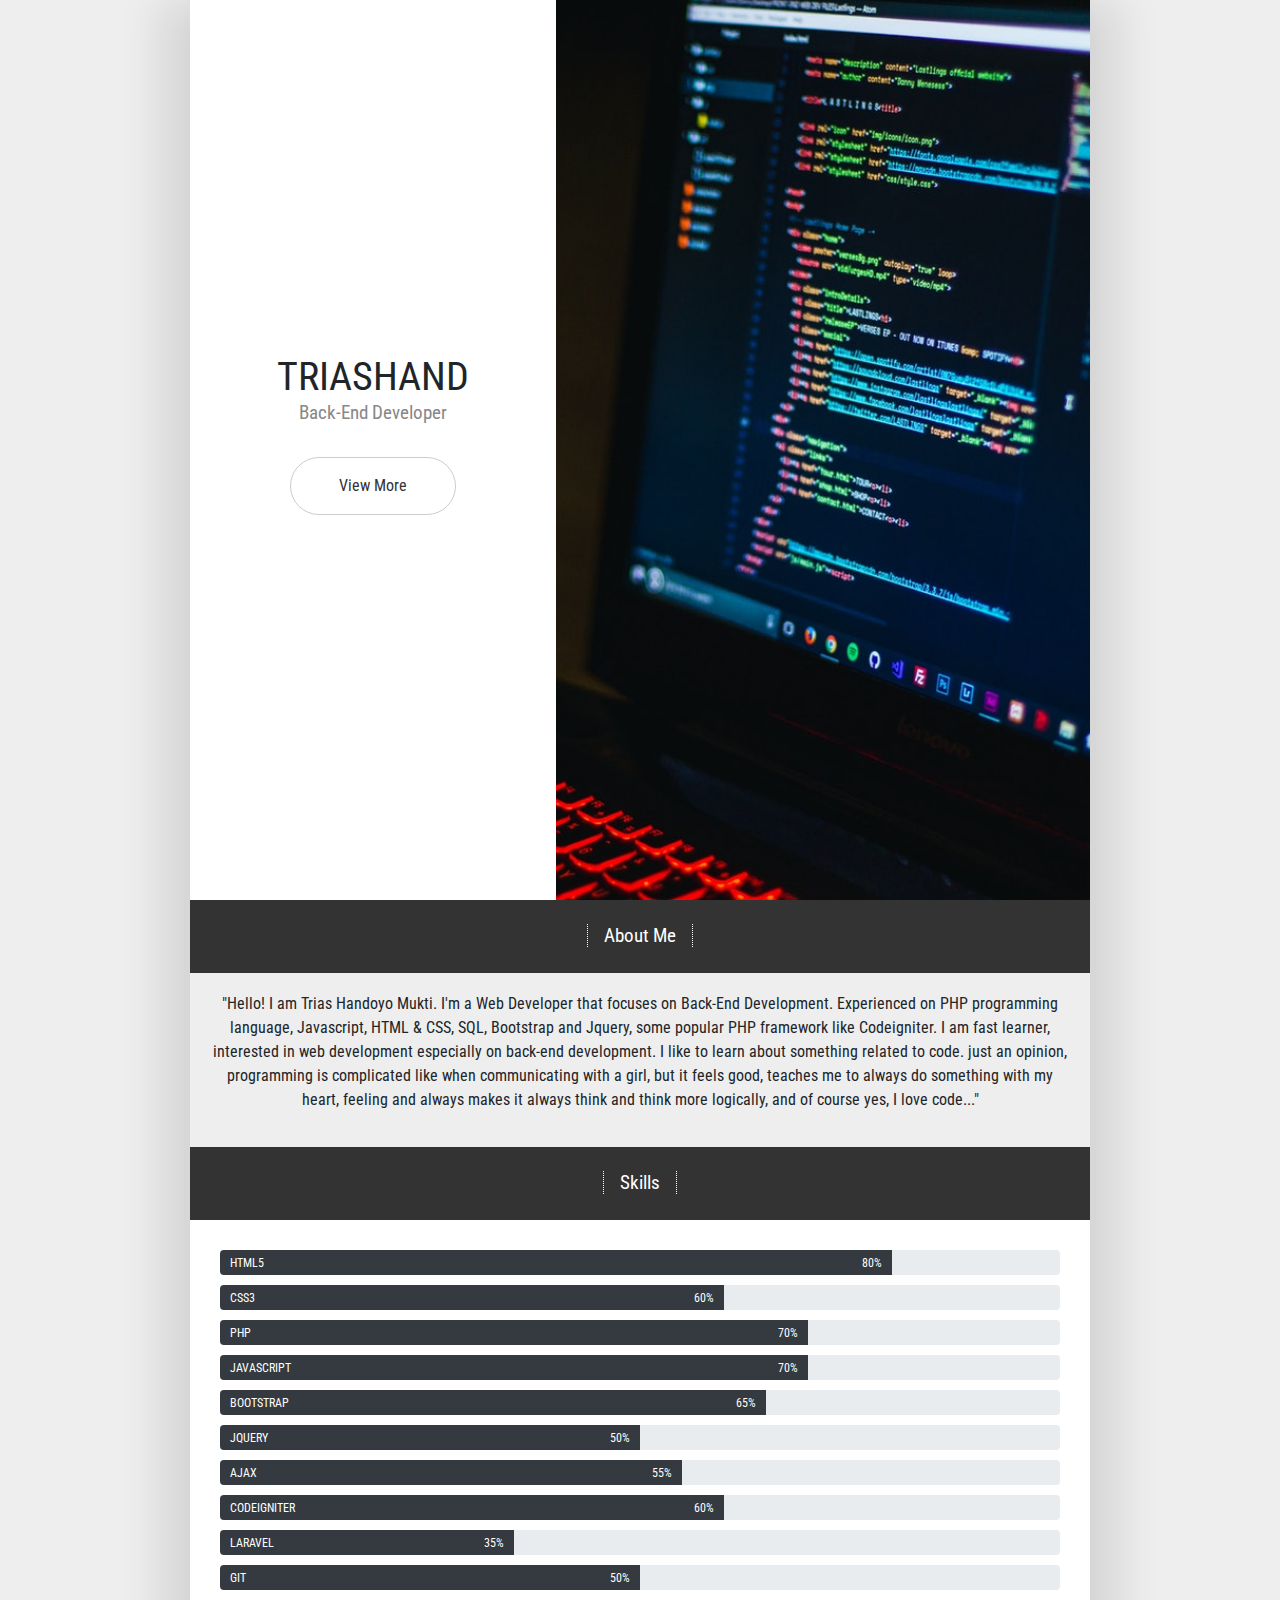
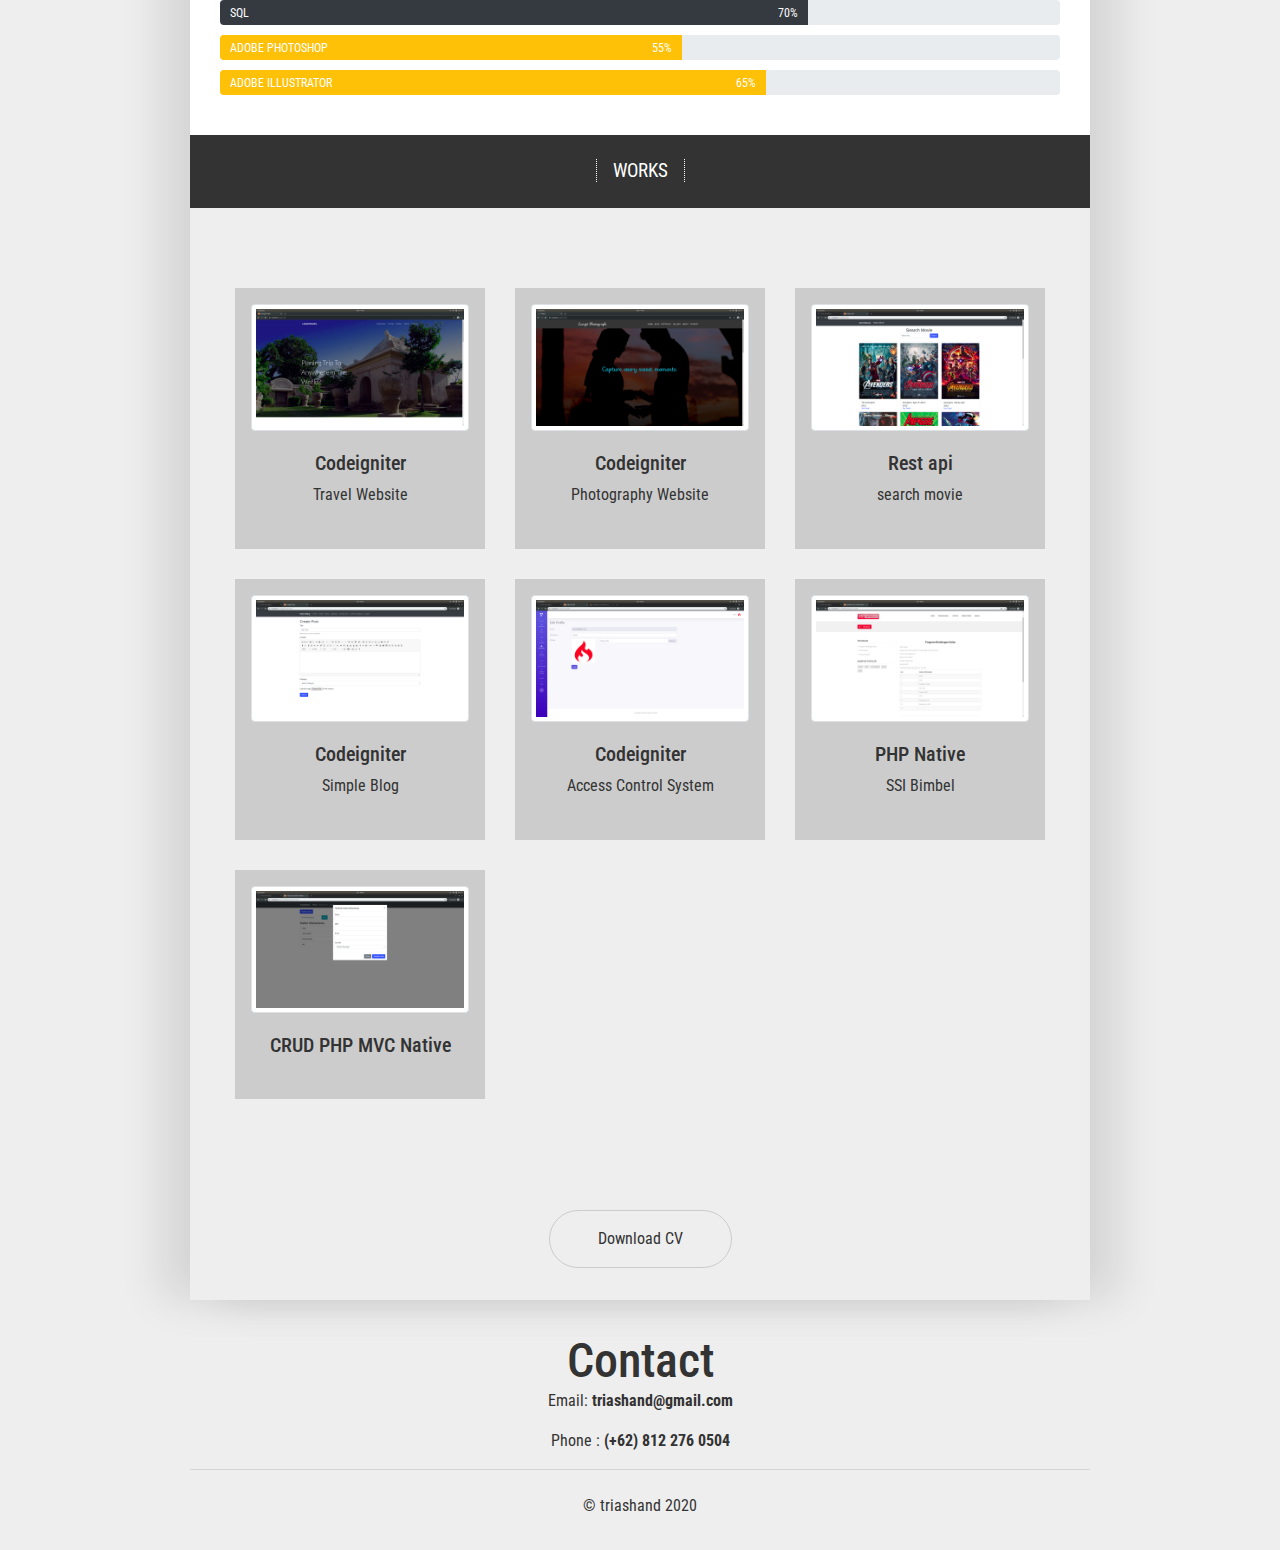
<file: index.html>
<!DOCTYPE html>
<html lang="en">
<head>
  <meta charset="UTF-8">
  <meta name="viewport" content="width=device-width, initial-scale=1.0">
	<meta http-equiv="X-UA-Compatible" content="ie=edge">
	<link rel="icon" type="image/png" href="img/dl.png">
	<link rel="stylesheet" href="https://stackpath.bootstrapcdn.com/bootstrap/4.3.1/css/bootstrap.min.css" integrity="sha384-ggOyR0iXCbMQv3Xipma34MD+dH/1fQ784/j6cY/iJTQUOhcWr7x9JvoRxT2MZw1T" crossorigin="anonymous">
	<link rel="stylesheet" href="https://use.fontawesome.com/releases/v5.8.1/css/all.css" integrity="sha384-50oBUHEmvpQ+1lW4y57PTFmhCaXp0ML5d60M1M7uH2+nqUivzIebhndOJK28anvf" crossorigin="anonymous">
  <link rel="stylesheet" href="css/style.css">
  <title>Trias Handoyo</title>
</head>
<body>
  <main>
    <!-- Landing Area -->
    <div id="landing">
      <div id="landing-text">
        <div id="landing-text-inner">
          <h1>Triashand</h1>
          <h2>Back-End Developer</h2>
          <a href="#explain" class="btn" id="view-work">View More</a>
        </div>
      </div>
      <div id="landing-image"></div>
    </div>

    <div id="explain">
			<div id="header">
				<h2>About Me</h2>
			</div>
			<div class="caption">
				<p>"Hello! I am Trias Handoyo Mukti. I'm a Web Developer that focuses on Back-End Development. Experienced on PHP programming language, Javascript, HTML & CSS, SQL, Bootstrap and Jquery, some popular PHP framework like Codeigniter. I am fast learner, interested in web development especially on back-end development. 
				I like to learn about something related to code. just an opinion, programming is complicated like when communicating with a girl, but it feels good, teaches me to always do something with my heart, feeling and always makes it always think and think more logically, and of course yes, I love code..."</p>
			</div>
		
			<div id="header">
        <h2>Skills</h2>
			</div>

			<!-- SKILL SECTION -->
			<div class="skills-section">

				<div class="progress">
					<div class="progress-bar bg-dark" role="progressbar" style="width: 80%" aria-valuenow="80" aria-valuemin="0" aria-valuemax="100">
						<span class="skill">
							HTML5
							<i class="val">80%</i>
						</span>
					</div>
				</div>
		
				<div class="progress">
					<div class="progress-bar bg-dark" role="progressbar" style="width: 60%" aria-valuenow="80" aria-valuemin="0" aria-valuemax="100">
						<span class="skill">
							CSS3
							<i class="val">60%</i>
						</span>
					</div>
				</div>

				<div class="progress">
					<div class="progress-bar bg-dark" role="progressbar" style="width: 70%" aria-valuenow="70" aria-valuemin="0" aria-valuemax="100">
						<span class="skill">
							PHP
							<i class="val">70%</i>
						</span>
					</div>
				</div>

				<div class="progress">
					<div class="progress-bar bg-dark" role="progressbar" style="width: 70%" aria-valuenow="80" aria-valuemin="0" aria-valuemax="100">
						<span class="skill">
						JavaScript
						<i class="val">70%</i>
						</span>
					</div>
				</div>

				<div class="progress">
					<div class="progress-bar bg-dark" role="progressbar" style="width: 65%" aria-valuenow="80" aria-valuemin="0" aria-valuemax="100">
						<span class="skill">
						Bootstrap
						<i class="val">65%</i>
						</span>
					</div>
				</div>

				<div class="progress">
					<div class="progress-bar bg-dark" role="progressbar" style="width: 50%" aria-valuenow="80" aria-valuemin="0" aria-valuemax="100">
						<span class="skill">
						jQuery
						<i class="val">50%</i>
						</span>
					</div>
				</div>
				
				<div class="progress">
					<div class="progress-bar bg-dark" role="progressbar" style="width: 55%" aria-valuenow="80" aria-valuemin="0" aria-valuemax="100">
						<span class="skill">
						AJAX
						<i class="val">55%</i>
						</span>
					</div>
				</div>

				<div class="progress">
					<div class="progress-bar bg-dark" role="progressbar" style="width: 60%" aria-valuenow="80" aria-valuemin="0" aria-valuemax="100">
						<span class="skill">
						Codeigniter
						<i class="val">60%</i>
						</span>
					</div>
				</div>
	
				<div class="progress">
					<div class="progress-bar bg-dark" role="progressbar" style="width: 35%" aria-valuenow="80" aria-valuemin="0" aria-valuemax="100">
						<span class="skill">
						Laravel
						<i class="val">35%</i>
						</span>
					</div>
				</div>
	
				<div class="progress">
					<div class="progress-bar bg-dark" role="progressbar" style="width: 50%" aria-valuenow="80" aria-valuemin="0" aria-valuemax="100">
						<span class="skill">
						git
						<i class="val">50%</i>
						</span>
					</div>
				</div>
					
				<div class="progress">
					<div class="progress-bar bg-dark" role="progressbar" style="width: 70%" aria-valuenow="80" aria-valuemin="0" aria-valuemax="100">
						<span class="skill">
						sql
						<i class="val">70%</i>
						</span>
					</div>
				</div>
	
				<div class="progress">
					<div class="progress-bar bg-warning" role="progressbar" style="width: 55%" aria-valuenow="80" aria-valuemin="0" aria-valuemax="100">
						<span class="skill">
						adobe photoshop
						<i class="val">55%</i>
						</span>
					</div>
				</div>

				<div class="progress">
					<div class="progress-bar bg-warning" role="progressbar" style="width: 65%" aria-valuenow="80" aria-valuemin="0" aria-valuemax="100">
						<span class="skill">
						adobe illustrator
						<i class="val">65%</i>
						</span>
					</div>
				</div>

			</div>
			<!-- SKILL SECTION END-->
			
			<!-- WORKS SECTION -->
			<div id="header">
        <h2>WORKS</h2>
      </div>
      <div class="caption">
				

				<div class="grid-col">
					<div class="thumb">
						<a href="img/langitravel.png" target="_blank">
							<img src="img/langitravel.png" alt="Lights" class="img-thumbnail" style="width:100%">
								<div class="desc">
									<h5>Codeigniter</h5>
									<p>Travel Website</p>
								</div>
						</a>
					</div>
					
					<div class="thumb">
						<a href="img/langitstudio.png" target="_blank">
							<img src="img/langitstudio.png" alt="Lights" class="img-thumbnail" style="width:100%">
								<div class="desc">
									<h5>Codeigniter</h5>
									<p>Photography Website</p>
								</div>
						</a>
					</div>

					<div class="thumb">
						<a href="img/restapi.png" target="_blank">
							<img src="img/restapi.png" alt="Lights" class="img-thumbnail" style="width:100%">
								<div class="desc">
									<h5>Rest api</h5>
									<p>search movie</p>
								</div>
						</a>
					</div>

					<div class="thumb">
						<a href="img/sistemlogin.png" target="_blank">
							<img src="img/sistemlogin.png" alt="Lights" class="img-thumbnail" style="width:100%">
								<div class="desc">
									<h5>Codeigniter</h5>
									<p>Simple Blog</p>
								</div>
						</a>
					</div>

					<div class="thumb">
						<a href="img/cisimpleblog.png" target="_blank">
							<img src="img/cisimpleblog.png" alt="Lights" class="img-thumbnail" style="width:100%">
								<div class="desc">
									<h5>Codeigniter</h5>
									<p>Access Control System</p>
								</div>
						</a>
					</div>

					<div class="thumb">
						<a href="img/ssibimbel.png" target="_blank">
							<img src="img/ssibimbel.png" alt="Lights" class="img-thumbnail" style="width:100%">
								<div class="desc">
									<h5>PHP Native</h5>
									<p>SSI Bimbel</p>
								</div>
						</a>
					</div>

					<div class="thumb">
						<a href="img/mvcnative.png" target="_blank">
							<img src="img/mvcnative.png" alt="Lights" class="img-thumbnail" style="width:100%">
								<div class="desc">
									<h5>CRUD PHP MVC Native</h5>
									<p></p>
								</div>
						</a>
					</div>
							
				</div>
        
			</div>
		</div>
		<!--WORK SECTION END -->

		<div class="link">
			<a href="https://drive.google.com/open?id=1XogYCk2vWv_QLFBb0DYqelDBH0KrTkxB" class="btn" target="_blank">Download CV</a>
		</div>
  </main>

  <footer>
      <h3>Contact</h3>
      <p>Email: <strong>triashand@gmail.com</strong></p>
			<p>Phone : <strong>(+62) 812 276 0504</strong></p>
			<hr><br>

			&copy; triashand 2020
			
  </footer>
  <script src="https://code.jquery.com/jquery-3.3.1.min.js" integrity="sha256-FgpCb/KJQlLNfOu91ta32o/NMZxltwRo8QtmkMRdAu8=" crossorigin="anonymous"></script>
  <script src="js/main.js"></script>
</body>
</html>
</file>
<file: css/style.css>
@import url('https://fonts.googleapis.com/css?family=Roboto+Condensed');

body {
    font-family: 'Roboto Condensed', sans-serif;
    margin: 0;
    background: #eee;
    height: auto;
}

h1 {
    font-weight: 400;
    font-size: 2.5rem;
		text-transform: uppercase;
    margin: 0;
}

h2 {
    font-weight: 400;
    font-size: 1.2rem;
    text-transform: capitalize;
    margin: 0;
}

img {
    display: block;
    width: 100%;
}

main, hr {
    max-width: 900px;
    margin: auto;
    /* -webkit-box-shadow: 30px 0px 40px rgba(0,0,0,0.1), -30px 0px 40px rgba(0,0,0,0.1); */
            box-shadow: 30px 0px 40px rgba(0,0,0,0.1), -30px 0px 40px rgba(0,0,0,0.1);
}

#landing {
	background: #fff;
}

#landing-text {
    display: -webkit-box;
    display: -ms-flexbox;
    display: flex;
    -webkit-box-flex: 0;
        -ms-flex: 0 1 40vw;
            flex: 0 1 40vw;
    height: 50vh;
    -webkit-box-pack: center;
        -ms-flex-pack: center;
            justify-content: center;
    -webkit-box-align: center;
        -ms-flex-align: center;
            align-items: center;
    text-align: center;
    padding: 0 1rem;
}

#landing-text h2 {
    color: #888;
}

#landing-image {
		background: url('../img/business-code-coding-943096.jpg');
		background-position: right;
		background-size: cover;
		background-repeat: no-repeat;
		background-attachment: fixed;
		height: 50vh;
		-webkit-box-flex: 0;
		-ms-flex: 0 1 60vw;
		flex: 0 1 60vw;
		margin: 0;
}

.btn {
    margin: 0;
    padding: 0.5rem 2rem;
    border: 1px #ccc solid;
    display: inline-block;
    margin: 2rem;
    border-radius: 50px;
    text-decoration: none;
    color: #333;
    transition: background 0.5s ease-in-out;
    -webkit-transition: background 0.5s ease-in-out;
    -moz-transition: background 0.5s ease-in-out;
    -ms-transition: background 0.5s ease-in-out;
    -o-transition: background 0.5s ease-in-out;
}

.btn:hover {
		background: #333;
		border: 1px #ccc solid;
		color: #fff;
}

#header {
  padding: 1.5rem;
  text-align: center;
  background: #333;
  color: #fff;
}

#header h2 {
    border-left: dotted 1px #fff;
    border-right: dotted 1px #fff;
    display: inline-block;
    padding: 0 1rem;
}

.caption {
    padding: 1.2rem;
    text-align: center;
}

.skills-section {
	background: #fff;
	margin: auto;
	width: 100%;
	padding: 30px;
}

.progress {
	height: 25px;
	margin-bottom: 10px;
}

.skills-section .progress .skill {
	margin: 0 0 0 10px;
	text-align: left;
	text-transform: uppercase;
}

.val {
	float: right;
	font-style: normal;
	margin-right: 10px;
}

.grid-col {
	margin: 50px 0px;
	display: grid;
	justify-content: center;
	grid-template-columns: 250px 250px 250px;
	grid-gap: 30px;
	text-align: center;
	padding: 10px;
}

.thumb {
	background: #ccc;
	padding: 1rem;
}

.thumb a {
	text-decoration: none;
	color: #333;
}

.desc {
	padding: 10px;
	margin-top: 10px;
}

.link {
	text-align: center;
	margin: auto;
}

footer {
    text-align: center;
    padding: 2rem 1rem;
    margin: auto;
    color: #333;
}

footer h3 {
    font-size: 3rem;
    margin-bottom: 0;
}



/* Max width 900px */
@media(max-width: 900px) {
	#landing {
	  height: 100vh;
	}
	#landing-text {
    color: rgb(231, 229, 229);
	}
	
	#landing-text-inner {
		margin-top: 200px;
	}

	#landing {
		background: url('../img/business-code-coding-943096.jpg');
		background-position: center;
		background-size: cover;
}

	#landing-image {
		display: none;
	}

	.btn {
		color: #ccc;
	}
	
	.btn:hover {
		background: #ccc;
		color: #333;
	}

	.grid-col {
		grid-template-columns: auto;
	}
	
}

/* Screen size 901px and Up */
@media(min-width: 901px) {
    #landing {
        display: -webkit-box;
        display: -ms-flexbox;
        display: flex;
        height: 50%;
    }

    #landing-text {
        height: 100vh;
    }

    #landing-image {
        height: 100vh;
		}
}

/* Screen Sizes 700px and Up */
@media(min-width: 700px) {
    .btn {
        padding: 1rem 3rem;
    }
}
</file>
